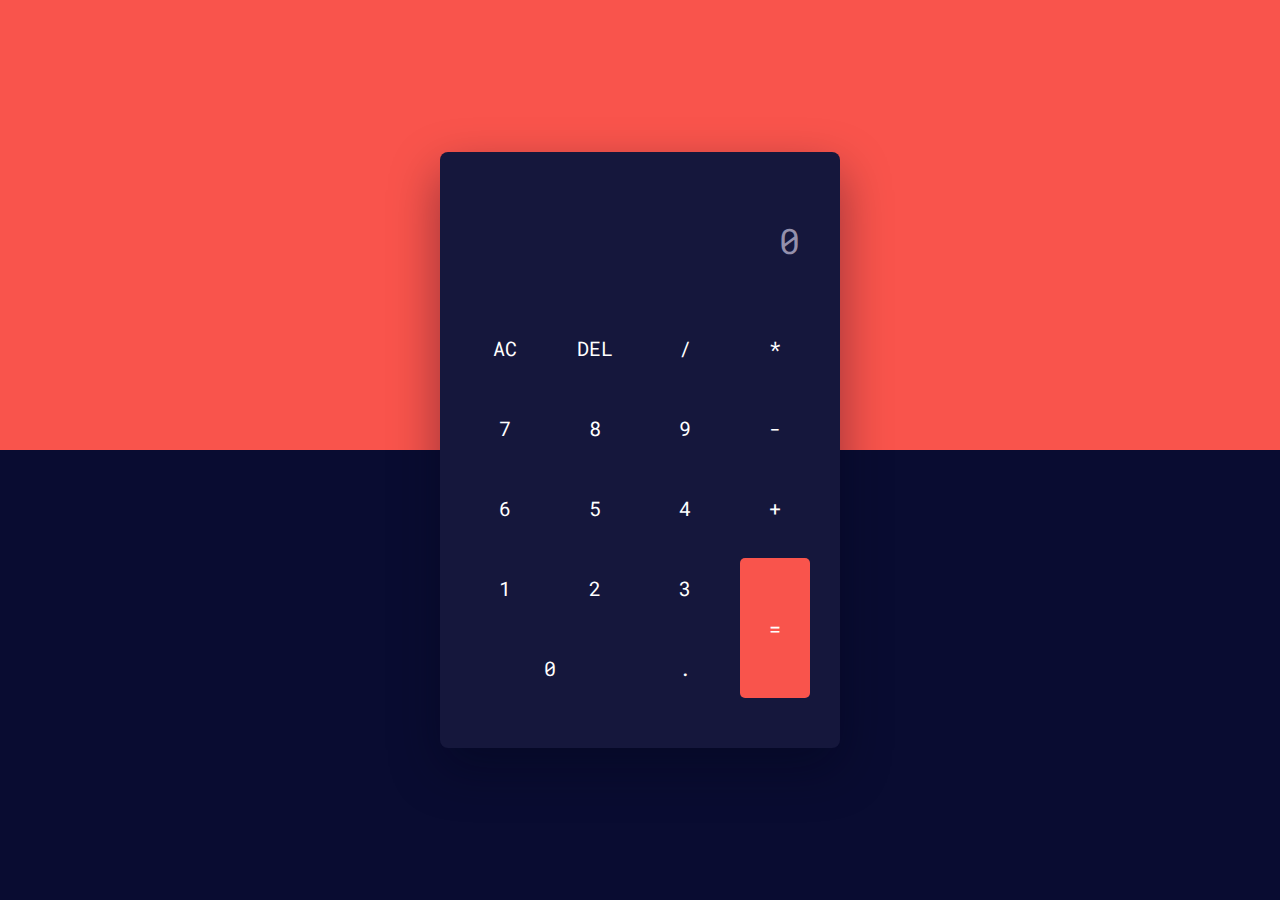
<file: calculator/index.html>
<!DOCTYPE html>
<html lang="en">
  <head>
    <meta name="viewport" content="width=device-width, initial-scale=1.0" />
    <title>Calculator</title>
    <!-- Google Font -->
    <link
      href="https://fonts.googleapis.com/css2?family=Roboto+Mono:wght@500&display=swap"
      rel="stylesheet"
    />
    <!-- Stylesheet -->
    <link rel="stylesheet" href="style.css" />
  </head>
  <body>
    <div class="calculator">
      <div class="display">
        <input type="text" placeholder="0" id="input" disabled />
      </div>
      <div class="buttons">
        <!-- Full Erase -->
        <input type="button" value="AC" id="clear" />
        <!-- Erase Single Value -->
        <input type="button" value="DEL" id="erase" />
        <input type="button" value="/" class="input-button" />
        <input type="button" value="*" class="input-button" />

        <input type="button" value="7" class="input-button" />
        <input type="button" value="8" class="input-button" />
        <input type="button" value="9" class="input-button" />
        <input type="button" value="-" class="input-button" />

        <input type="button" value="6" class="input-button" />
        <input type="button" value="5" class="input-button" />
        <input type="button" value="4" class="input-button" />
        <input type="button" value="+" class="input-button" />

        <input type="button" value="1" class="input-button" />
        <input type="button" value="2" class="input-button" />
        <input type="button" value="3" class="input-button" />

        <input type="button" value="=" id="equal" />
        <input type="button" value="0" class="input-button" />
        <input type="button" value="." class="input-button" />
      </div>
    </div>
    <!-- Script -->
    <script src="scripts.js"></script>
  </body>
</html>
</file>
<file: calculator/style.css>
* {
    padding: 0;
    margin: 0;
    box-sizing: border-box;
    font-family: "Roboto Mono", monospace;
  }
  body {
    height: 100vh;
    background: linear-gradient(to bottom, #f9544c 50%, #090c31 50%);
  }
  .calculator {
    width: 400px;
    background-color: #15173c;
    padding: 50px 30px;
    position: absolute;
    transform: translate(-50%, -50%);
    top: 50%;
    left: 50%;
    border-radius: 8px;
    box-shadow: 0 20px 50px rgba(0, 5, 24, 0.4);
  }
  .display {
    width: 100%;
  }
  .display input {
    width: 100%;
    padding: 15px 10px;
    text-align: right;
    border: none;
    background-color: transparent;
    color: #ffffff;
    font-size: 35px;
  }
  .display input::placeholder {
    color: #9490ac;
  }
  .buttons {
    display: grid;
    grid-template-columns: repeat(4, 1fr);
    grid-gap: 20px;
    margin-top: 40px;
  }
  .buttons input[type="button"] {
    font-size: 20px;
    padding: 17px;
    border: none;
    background-color: transparent;
    color: #ffffff;
    cursor: pointer;
    border-radius: 5px;
  }
  .buttons input[type="button"]:hover {
    box-shadow: 0 8px 25px #000d2e;
  }
  input[type="button"]#equal {
    grid-row: span 2;
    background-color: #f9544c;
  }
  input[type="button"][value="0"] {
    grid-column: span 2;
  }
</file>
